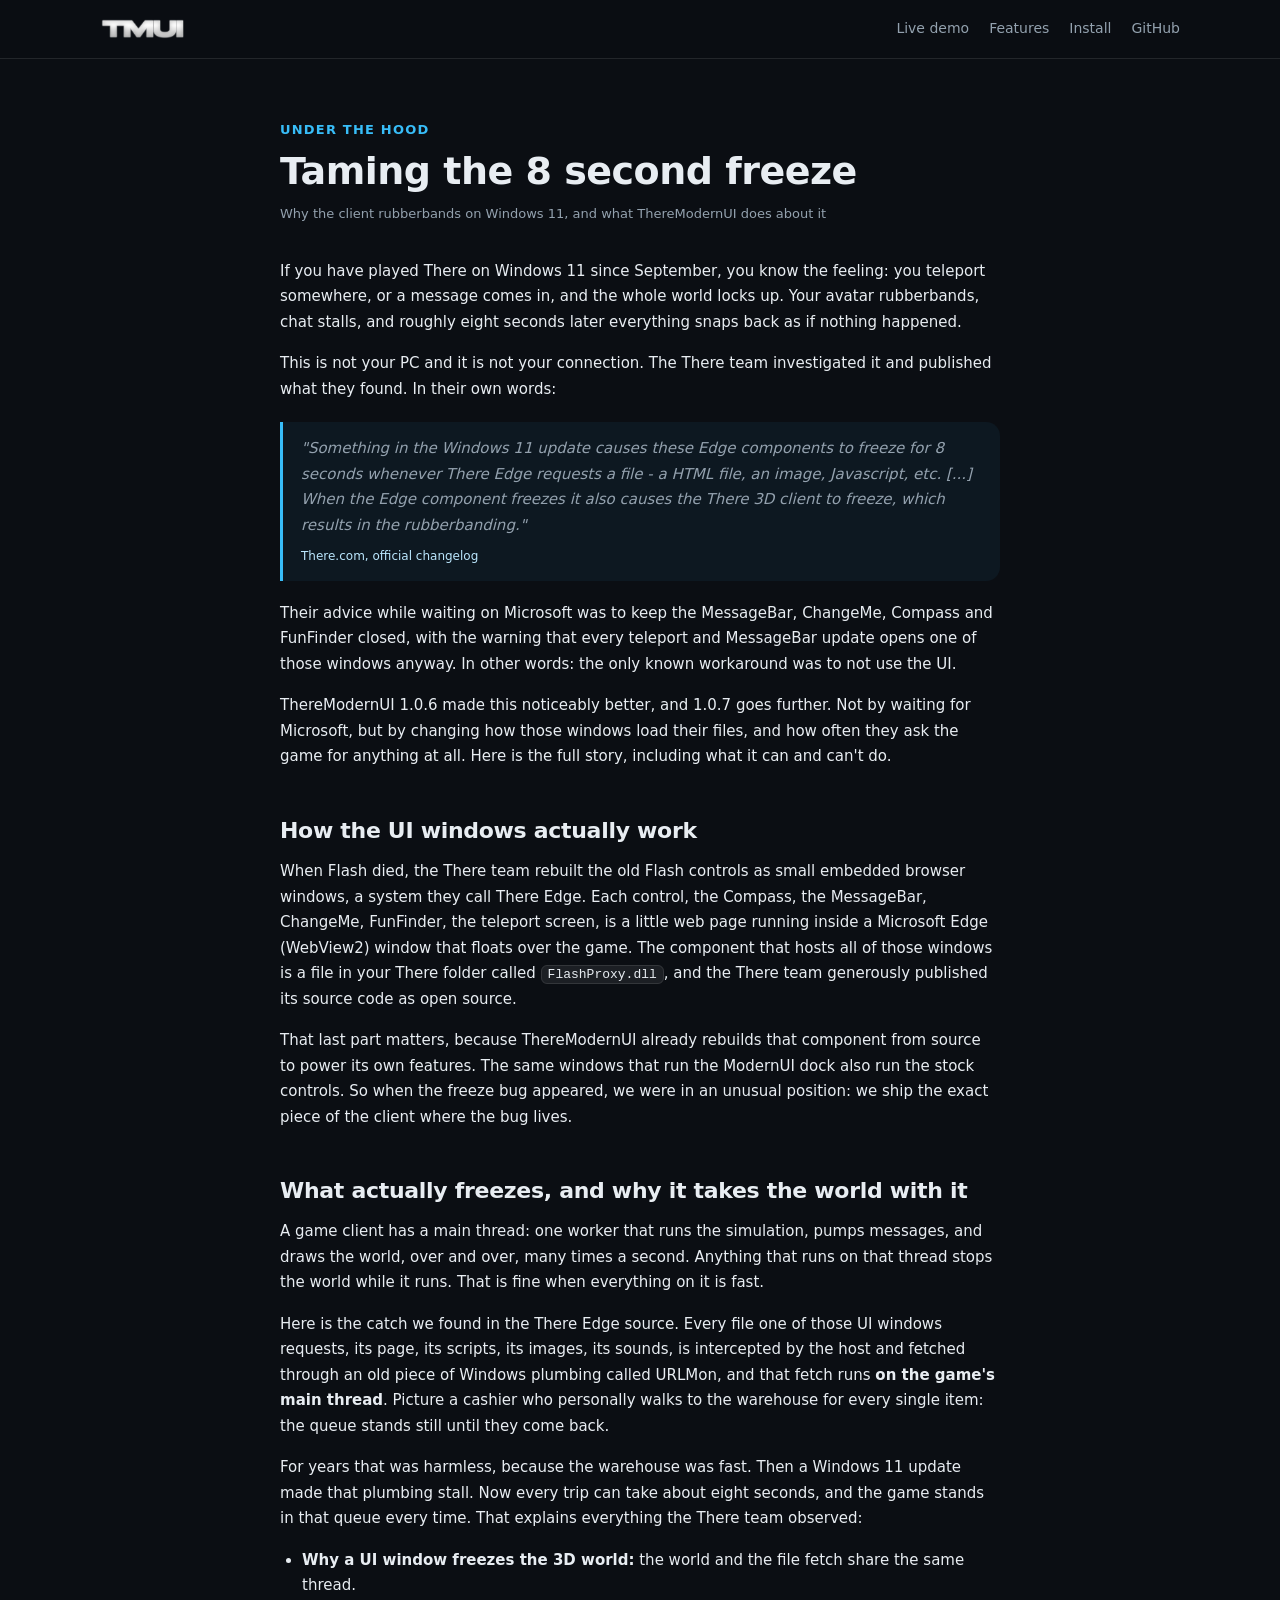
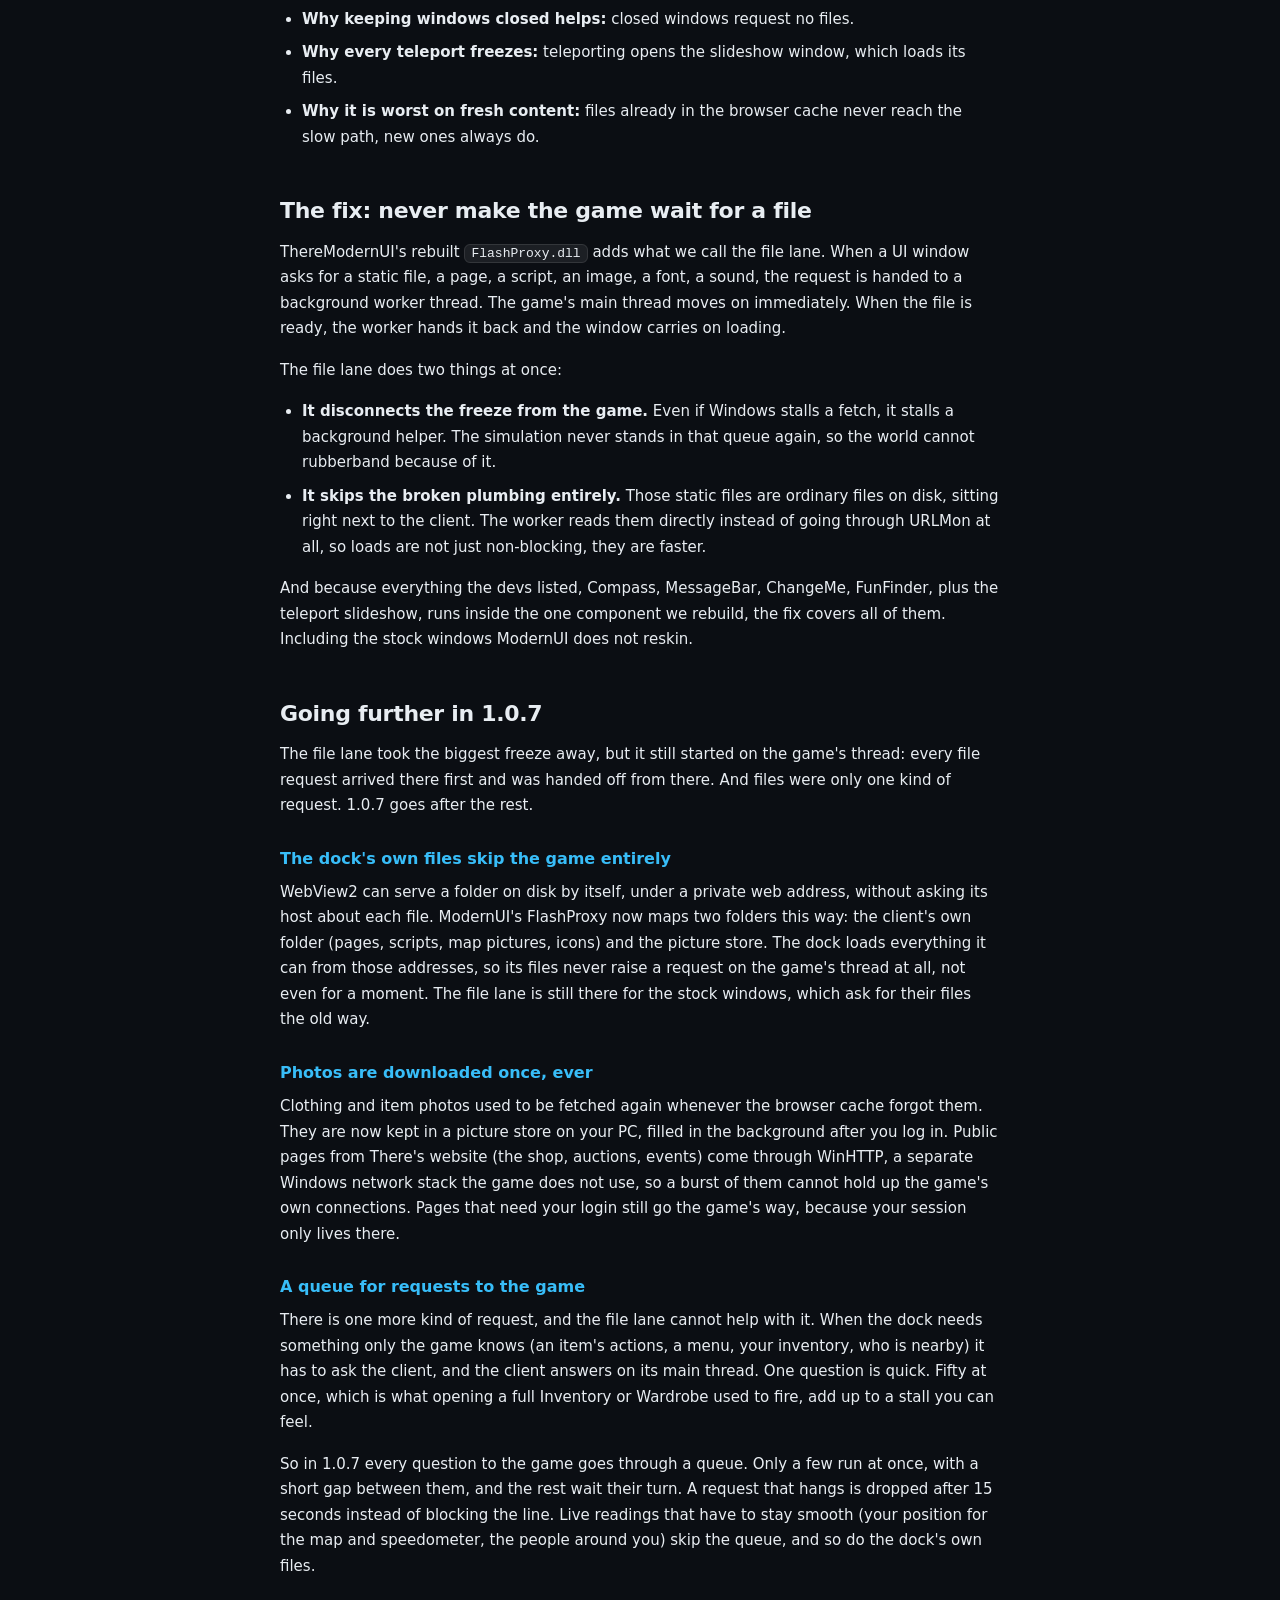
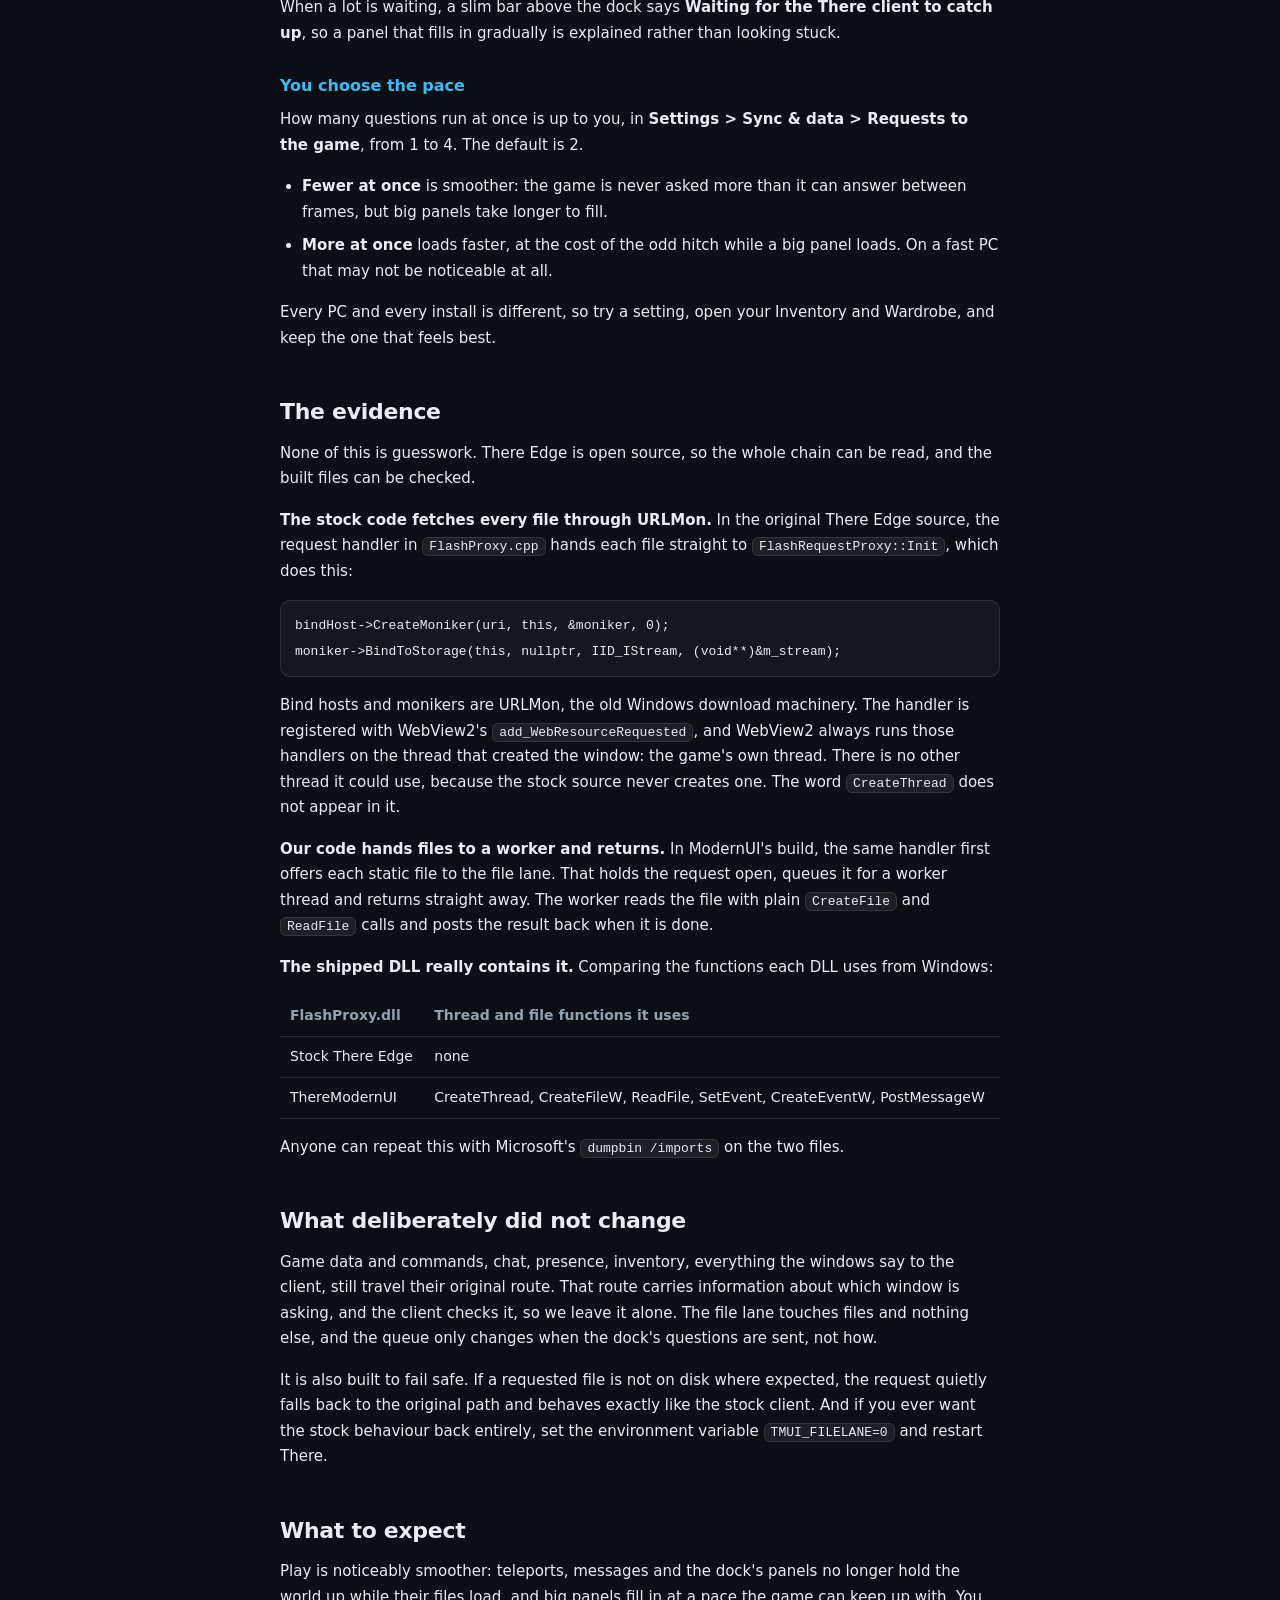
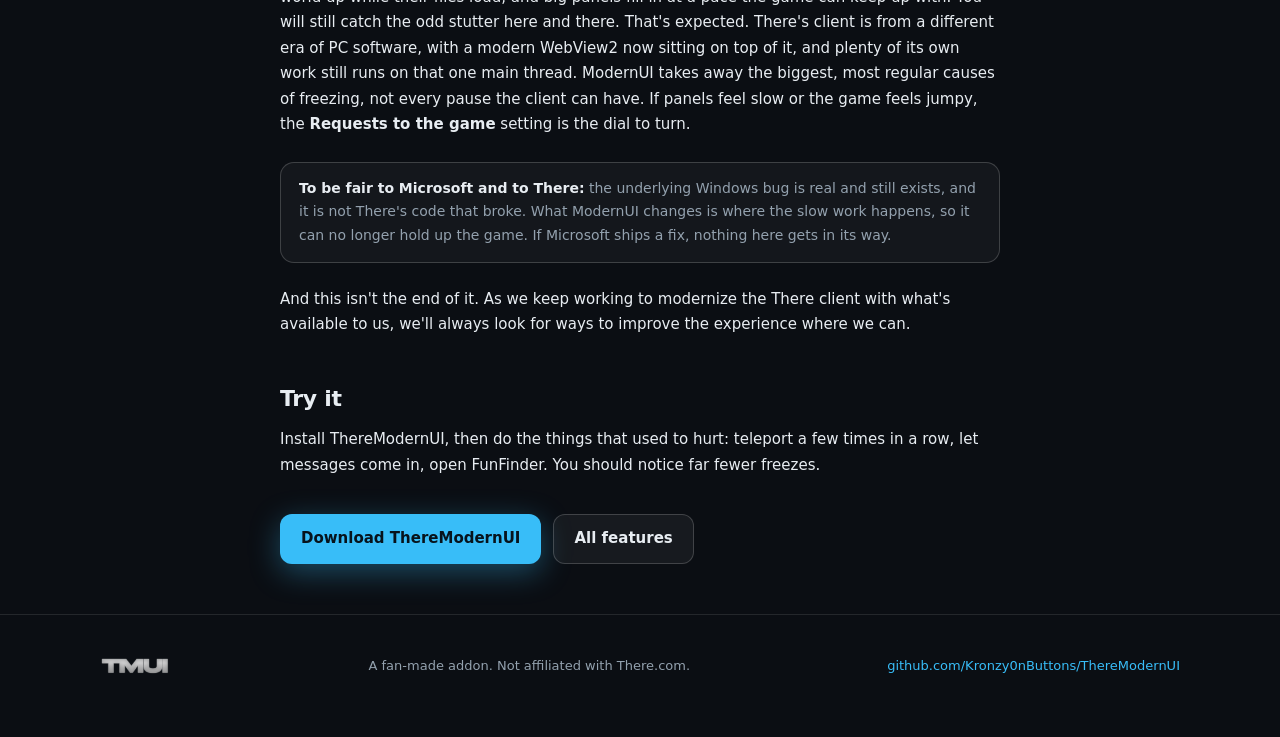
<file: docs/freeze-fix.html>
<!DOCTYPE html>
<!-- ThereModernUI - docs/freeze-fix.html. Under-the-hood article on taming the 8 second freeze. Author: DANKIES -->
<html lang="en">
<head>
<meta charset="utf-8">
<meta name="viewport" content="width=device-width, initial-scale=1">
<title>Taming the 8 second freeze - ThereModernUI</title>
<meta name="description" content="Under the hood: why the There.com client freezes for 8 seconds on Windows 11, and how ThereModernUI's file lane, local file serving and request queue make it noticeably smoother.">
<meta property="og:title" content="Taming the 8 second freeze">
<meta property="og:description" content="Why the There.com client rubberbands on Windows 11, and how ThereModernUI makes it noticeably smoother.">
<meta property="og:image" content="assets/tmui-square.png">
<link rel="icon" href="assets/tmui-square.png">
<style>
:root {
  --bg: #0b0e13;
  --bg2: #11151c;
  --panel: rgba(17, 21, 28, 0.92);
  --border: rgba(255, 255, 255, 0.10);
  --border-strong: rgba(255, 255, 255, 0.18);
  --text: #e8edf2;
  --dim: #93a1ae;
  --accent: #38bdf8;
  --accent-bright: #bae6fd;
  --radius: 14px;
}

* { box-sizing: border-box; }

html { scroll-behavior: smooth; }

body {
  margin: 0;
  background: var(--bg);
  color: var(--text);
  font: 15px/1.7 'Segoe UI', system-ui, -apple-system, sans-serif;
  -webkit-font-smoothing: antialiased;
}

a { color: var(--accent); text-decoration: none; }
a:hover { text-decoration: underline; }

.wrap { max-width: 1120px; margin: 0 auto; padding: 0 20px; }

/* nav */
nav {
  position: sticky; top: 0; z-index: 50;
  background: rgba(11, 14, 19, 0.8);
  backdrop-filter: blur(10px);
  border-bottom: 1px solid var(--border);
}
nav .wrap { display: flex; align-items: center; gap: 22px; height: 58px; }
nav .brand img { height: 22px; display: block; }
nav .links { display: flex; gap: 20px; margin-left: auto; font-size: 14px; }
nav .links a { color: var(--dim); }
nav .links a:hover { color: var(--text); text-decoration: none; }
@media (max-width: 720px) { nav .links a.hide-sm { display: none; } }

/* buttons */
.btn {
  display: inline-flex; align-items: center; gap: 9px;
  padding: 11px 20px; border-radius: 12px;
  font-weight: 700; font-size: 15px;
  border: 1px solid var(--border-strong);
  color: var(--text); background: rgba(255, 255, 255, 0.05);
  cursor: pointer; transition: transform 120ms ease, filter 120ms ease;
}
.btn:hover { text-decoration: none; transform: translateY(-1px); }
.btn.primary { background: var(--accent); color: #07131c; border-color: transparent; box-shadow: 0 8px 30px color-mix(in srgb, var(--accent) 35%, transparent); }
.btn.primary:hover { filter: brightness(1.08); }

/* article */
.article { max-width: 760px; margin: 0 auto; padding: 60px 20px 40px; }
.kicker { color: var(--accent); font-weight: 700; font-size: 13px; letter-spacing: 1.2px; text-transform: uppercase; }
.article h1 { font-size: clamp(26px, 4vw, 38px); line-height: 1.2; margin: 8px 0 8px; letter-spacing: -0.5px; }
.article .byline { color: var(--dim); font-size: 13px; margin-bottom: 34px; }
.article h2 { font-size: 22px; margin: 42px 0 10px; letter-spacing: -0.3px; }
.article h3 { font-size: 16px; margin: 26px 0 8px; color: var(--accent, #38bdf8); }
.article p { color: var(--text); margin: 0 0 16px; }
.article p.dim { color: var(--dim); }
.article ul { margin: 0 0 16px; padding-left: 22px; }
.article li { margin-bottom: 8px; }
.article code {
  font: 13px/1.5 Consolas, 'Cascadia Mono', monospace;
  background: rgba(255, 255, 255, 0.07);
  border: 1px solid var(--border);
  border-radius: 6px;
  padding: 1px 6px;
}
blockquote {
  margin: 20px 0;
  padding: 14px 18px;
  border-left: 3px solid var(--accent);
  border-radius: 0 var(--radius) var(--radius) 0;
  background: rgba(56, 189, 248, 0.06);
  color: var(--dim);
  font-style: italic;
}
blockquote .who { display: block; margin-top: 8px; font-style: normal; font-size: 12px; color: var(--accent-bright); }
.article pre {
  margin: 0 0 16px;
  padding: 12px 14px;
  overflow-x: auto;
  border-radius: 10px;
  border: 1px solid var(--border);
  background: rgba(255, 255, 255, 0.04);
}
.article pre code { border: none; background: none; padding: 0; }
table.evidence { width: 100%; border-collapse: collapse; margin: 0 0 16px; font-size: 14px; }
table.evidence th, table.evidence td { text-align: left; padding: 8px 10px; border-bottom: 1px solid var(--border); }
table.evidence th { color: var(--dim); font-weight: 600; }
.note {
  margin: 24px 0;
  padding: 14px 18px;
  border: 1px solid var(--border-strong);
  border-radius: var(--radius);
  background: rgba(255, 255, 255, 0.04);
  color: var(--dim);
  font-size: 14px;
}
.note b { color: var(--text); }
.cta { display: flex; gap: 12px; flex-wrap: wrap; margin: 36px 0 10px; }

footer { padding: 40px 0 60px; border-top: 1px solid var(--border); color: var(--dim); font-size: 13px; }
footer .wrap { display: flex; gap: 20px; justify-content: space-between; flex-wrap: wrap; align-items: center; }
footer img { height: 18px; opacity: 0.8; }
</style>
</head>
<body>

<nav>
  <div class="wrap">
    <a class="brand" href="index.html"><img src="assets/tmui-logo.png" alt="TMUI"></a>
    <div class="links">
      <a href="index.html#demo">Live demo</a>
      <a href="index.html#features" class="hide-sm">Features</a>
      <a href="index.html#install">Install</a>
      <a href="https://github.com/Kronzy0nButtons/ThereModernUI" class="hide-sm">GitHub</a>
    </div>
  </div>
</nav>

<article class="article">
  <div class="kicker">Under the hood</div>
  <h1>Taming the 8 second freeze</h1>
  <div class="byline">Why the client rubberbands on Windows 11, and what ThereModernUI does about it</div>

  <p>If you have played There on Windows 11 since September, you know the feeling: you teleport somewhere, or a message comes in, and the whole world locks up. Your avatar rubberbands, chat stalls, and roughly eight seconds later everything snaps back as if nothing happened.</p>

  <p>This is not your PC and it is not your connection. The There team investigated it and published what they found. In their own words:</p>

  <blockquote>
    "Something in the Windows 11 update causes these Edge components to freeze for 8 seconds whenever There Edge requests a file - a HTML file, an image, Javascript, etc. [...] When the Edge component freezes it also causes the There 3D client to freeze, which results in the rubberbanding."
    <span class="who">There.com, official changelog</span>
  </blockquote>

  <p>Their advice while waiting on Microsoft was to keep the MessageBar, ChangeMe, Compass and FunFinder closed, with the warning that every teleport and MessageBar update opens one of those windows anyway. In other words: the only known workaround was to not use the UI.</p>

  <p>ThereModernUI 1.0.6 made this noticeably better, and 1.0.7 goes further. Not by waiting for Microsoft, but by changing how those windows load their files, and how often they ask the game for anything at all. Here is the full story, including what it can and can't do.</p>

  <h2>How the UI windows actually work</h2>

  <p>When Flash died, the There team rebuilt the old Flash controls as small embedded browser windows, a system they call There Edge. Each control, the Compass, the MessageBar, ChangeMe, FunFinder, the teleport screen, is a little web page running inside a Microsoft Edge (WebView2) window that floats over the game. The component that hosts all of those windows is a file in your There folder called <code>FlashProxy.dll</code>, and the There team generously published its source code as open source.</p>

  <p>That last part matters, because ThereModernUI already rebuilds that component from source to power its own features. The same windows that run the ModernUI dock also run the stock controls. So when the freeze bug appeared, we were in an unusual position: we ship the exact piece of the client where the bug lives.</p>

  <h2>What actually freezes, and why it takes the world with it</h2>

  <p>A game client has a main thread: one worker that runs the simulation, pumps messages, and draws the world, over and over, many times a second. Anything that runs on that thread stops the world while it runs. That is fine when everything on it is fast.</p>

  <p>Here is the catch we found in the There Edge source. Every file one of those UI windows requests, its page, its scripts, its images, its sounds, is intercepted by the host and fetched through an old piece of Windows plumbing called URLMon, and that fetch runs <b>on the game's main thread</b>. Picture a cashier who personally walks to the warehouse for every single item: the queue stands still until they come back.</p>

  <p>For years that was harmless, because the warehouse was fast. Then a Windows 11 update made that plumbing stall. Now every trip can take about eight seconds, and the game stands in that queue every time. That explains everything the There team observed:</p>

  <ul>
    <li><b>Why a UI window freezes the 3D world:</b> the world and the file fetch share the same thread.</li>
    <li><b>Why keeping windows closed helps:</b> closed windows request no files.</li>
    <li><b>Why every teleport freezes:</b> teleporting opens the slideshow window, which loads its files.</li>
    <li><b>Why it is worst on fresh content:</b> files already in the browser cache never reach the slow path, new ones always do.</li>
  </ul>

  <h2>The fix: never make the game wait for a file</h2>

  <p>ThereModernUI's rebuilt <code>FlashProxy.dll</code> adds what we call the file lane. When a UI window asks for a static file, a page, a script, an image, a font, a sound, the request is handed to a background worker thread. The game's main thread moves on immediately. When the file is ready, the worker hands it back and the window carries on loading.</p>

  <p>The file lane does two things at once:</p>

  <ul>
    <li><b>It disconnects the freeze from the game.</b> Even if Windows stalls a fetch, it stalls a background helper. The simulation never stands in that queue again, so the world cannot rubberband because of it.</li>
    <li><b>It skips the broken plumbing entirely.</b> Those static files are ordinary files on disk, sitting right next to the client. The worker reads them directly instead of going through URLMon at all, so loads are not just non-blocking, they are faster.</li>
  </ul>

  <p>And because everything the devs listed, Compass, MessageBar, ChangeMe, FunFinder, plus the teleport slideshow, runs inside the one component we rebuild, the fix covers all of them. Including the stock windows ModernUI does not reskin.</p>

  <h2>Going further in 1.0.7</h2>

  <p>The file lane took the biggest freeze away, but it still started on the game's thread: every file request arrived there first and was handed off from there. And files were only one kind of request. 1.0.7 goes after the rest.</p>

  <h3>The dock's own files skip the game entirely</h3>

  <p>WebView2 can serve a folder on disk by itself, under a private web address, without asking its host about each file. ModernUI's FlashProxy now maps two folders this way: the client's own folder (pages, scripts, map pictures, icons) and the picture store. The dock loads everything it can from those addresses, so its files never raise a request on the game's thread at all, not even for a moment. The file lane is still there for the stock windows, which ask for their files the old way.</p>

  <h3>Photos are downloaded once, ever</h3>

  <p>Clothing and item photos used to be fetched again whenever the browser cache forgot them. They are now kept in a picture store on your PC, filled in the background after you log in. Public pages from There's website (the shop, auctions, events) come through WinHTTP, a separate Windows network stack the game does not use, so a burst of them cannot hold up the game's own connections. Pages that need your login still go the game's way, because your session only lives there.</p>

  <h3>A queue for requests to the game</h3>

  <p>There is one more kind of request, and the file lane cannot help with it. When the dock needs something only the game knows (an item's actions, a menu, your inventory, who is nearby) it has to ask the client, and the client answers on its main thread. One question is quick. Fifty at once, which is what opening a full Inventory or Wardrobe used to fire, add up to a stall you can feel.</p>

  <p>So in 1.0.7 every question to the game goes through a queue. Only a few run at once, with a short gap between them, and the rest wait their turn. A request that hangs is dropped after 15 seconds instead of blocking the line. Live readings that have to stay smooth (your position for the map and speedometer, the people around you) skip the queue, and so do the dock's own files.</p>

  <p>When a lot is waiting, a slim bar above the dock says <b>Waiting for the There client to catch up</b>, so a panel that fills in gradually is explained rather than looking stuck.</p>

  <h3>You choose the pace</h3>

  <p>How many questions run at once is up to you, in <b>Settings &gt; Sync &amp; data &gt; Requests to the game</b>, from 1 to 4. The default is 2.</p>

  <ul>
    <li><b>Fewer at once</b> is smoother: the game is never asked more than it can answer between frames, but big panels take longer to fill.</li>
    <li><b>More at once</b> loads faster, at the cost of the odd hitch while a big panel loads. On a fast PC that may not be noticeable at all.</li>
  </ul>

  <p>Every PC and every install is different, so try a setting, open your Inventory and Wardrobe, and keep the one that feels best.</p>

  <h2>The evidence</h2>

  <p>None of this is guesswork. There Edge is open source, so the whole chain can be read, and the built files can be checked.</p>

  <p><b>The stock code fetches every file through URLMon.</b> In the original There Edge source, the request handler in <code>FlashProxy.cpp</code> hands each file straight to <code>FlashRequestProxy::Init</code>, which does this:</p>

  <pre><code>bindHost->CreateMoniker(uri, this, &amp;moniker, 0);
moniker->BindToStorage(this, nullptr, IID_IStream, (void**)&amp;m_stream);</code></pre>

  <p>Bind hosts and monikers are URLMon, the old Windows download machinery. The handler is registered with WebView2's <code>add_WebResourceRequested</code>, and WebView2 always runs those handlers on the thread that created the window: the game's own thread. There is no other thread it could use, because the stock source never creates one. The word <code>CreateThread</code> does not appear in it.</p>

  <p><b>Our code hands files to a worker and returns.</b> In ModernUI's build, the same handler first offers each static file to the file lane. That holds the request open, queues it for a worker thread and returns straight away. The worker reads the file with plain <code>CreateFile</code> and <code>ReadFile</code> calls and posts the result back when it is done.</p>

  <p><b>The shipped DLL really contains it.</b> Comparing the functions each DLL uses from Windows:</p>

  <table class="evidence">
    <tr><th>FlashProxy.dll</th><th>Thread and file functions it uses</th></tr>
    <tr><td>Stock There Edge</td><td>none</td></tr>
    <tr><td>ThereModernUI</td><td>CreateThread, CreateFileW, ReadFile, SetEvent, CreateEventW, PostMessageW</td></tr>
  </table>

  <p>Anyone can repeat this with Microsoft's <code>dumpbin /imports</code> on the two files.</p>

  <h2>What deliberately did not change</h2>

  <p>Game data and commands, chat, presence, inventory, everything the windows say to the client, still travel their original route. That route carries information about which window is asking, and the client checks it, so we leave it alone. The file lane touches files and nothing else, and the queue only changes when the dock's questions are sent, not how.</p>

  <p>It is also built to fail safe. If a requested file is not on disk where expected, the request quietly falls back to the original path and behaves exactly like the stock client. And if you ever want the stock behaviour back entirely, set the environment variable <code>TMUI_FILELANE=0</code> and restart There.</p>

  <h2>What to expect</h2>

  <p>Play is noticeably smoother: teleports, messages and the dock's panels no longer hold the world up while their files load, and big panels fill in at a pace the game can keep up with. You will still catch the odd stutter here and there. That's expected. There's client is from a different era of PC software, with a modern WebView2 now sitting on top of it, and plenty of its own work still runs on that one main thread. ModernUI takes away the biggest, most regular causes of freezing, not every pause the client can have. If panels feel slow or the game feels jumpy, the <b>Requests to the game</b> setting is the dial to turn.</p>

  <div class="note"><b>To be fair to Microsoft and to There:</b> the underlying Windows bug is real and still exists, and it is not There's code that broke. What ModernUI changes is where the slow work happens, so it can no longer hold up the game. If Microsoft ships a fix, nothing here gets in its way.</div>

  <p>And this isn't the end of it. As we keep working to modernize the There client with what's available to us, we'll always look for ways to improve the experience where we can.</p>

  <h2>Try it</h2>

  <p>Install ThereModernUI, then do the things that used to hurt: teleport a few times in a row, let messages come in, open FunFinder. You should notice far fewer freezes.</p>

  <div class="cta">
    <a class="btn primary" href="https://github.com/Kronzy0nButtons/ThereModernUI/releases/latest">Download ThereModernUI</a>
    <a class="btn" href="index.html#features">All features</a>
  </div>
</article>

<footer>
  <div class="wrap">
    <img src="assets/tmui-logo.png" alt="TMUI">
    <span>A fan-made addon. Not affiliated with There.com.</span>
    <a href="https://github.com/Kronzy0nButtons/ThereModernUI">github.com/Kronzy0nButtons/ThereModernUI</a>
  </div>
</footer>

</body>
</html>
</file>
